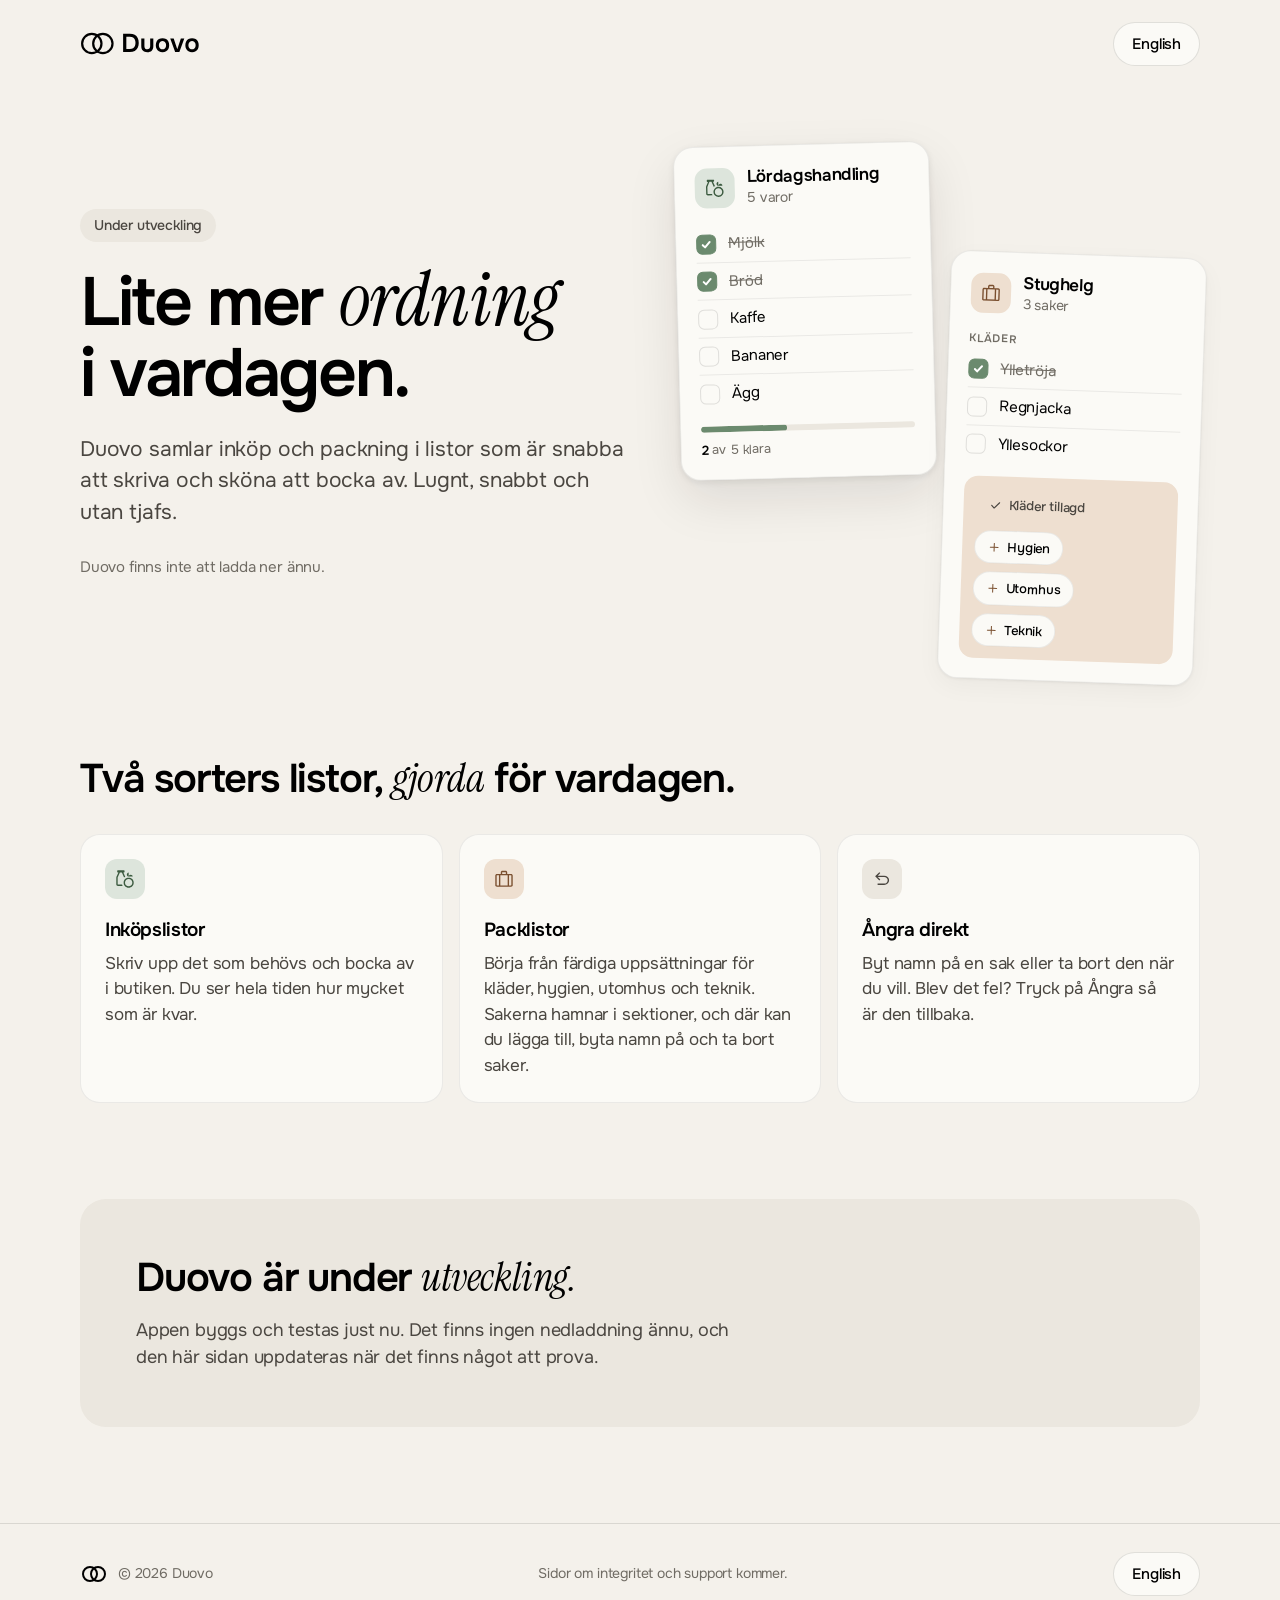
<file: docs/index.html>
<!doctype html>
<html lang="sv">
<head>
  <meta charset="utf-8">
  <meta name="viewport" content="width=device-width, initial-scale=1">
  <title>Duovo – listor för vardagen</title>
  <meta name="description" content="Duovo är en listapp för inköp och packning. Appen är under utveckling.">
  <meta name="theme-color" content="#F4F1EB" media="(prefers-color-scheme: light)">
  <meta name="theme-color" content="#13120E" media="(prefers-color-scheme: dark)">
  <link rel="alternate" hreflang="sv" href="https://duovo.app/">
  <link rel="alternate" hreflang="en" href="https://duovo.app/en/">
  <link rel="icon" href="assets/img/icon.svg" type="image/svg+xml">
  <link rel="preload" href="assets/fonts/Onest-Variable.ttf" as="font" type="font/ttf" crossorigin>
  <link rel="stylesheet" href="assets/site.css">
</head>
<body>
  <header class="site-header">
    <div class="wrap">
      <a class="logo" href="./" aria-label="Duovo"><svg aria-hidden="true" focusable="false" viewBox="0 0 149 41" fill="none" xmlns="http://www.w3.org/2000/svg">
<path d="M14.65 32.5C21.2774 32.5 26.65 27.1274 26.65 20.5C26.65 13.8726 21.2774 8.5 14.65 8.5C8.02261 8.5 2.65002 13.8726 2.65002 20.5C2.65002 27.1274 8.02261 32.5 14.65 32.5Z" stroke="currentColor" stroke-width="2.75"/>
<path d="M28.3643 32.5C34.9918 32.5 40.3643 27.1274 40.3643 20.5C40.3643 13.8726 34.9918 8.5 28.3643 8.5C21.7369 8.5 16.3643 13.8726 16.3643 20.5C16.3643 27.1274 21.7369 32.5 28.3643 32.5Z" stroke="currentColor" stroke-width="2.75"/>
<path d="M53.528 31V8.376H61.88C64.248 8.376 66.2533 8.83467 67.896 9.752C69.5387 10.648 70.7867 11.9493 71.64 13.656C72.5147 15.3413 72.952 17.368 72.952 19.736C72.952 22.0613 72.5253 24.0667 71.672 25.752C70.84 27.4373 69.6027 28.7387 67.96 29.656C66.3173 30.552 64.3013 31 61.912 31H53.528ZM57.528 27.352H61.816C63.5013 27.352 64.856 27.032 65.88 26.392C66.9253 25.7307 67.6827 24.8347 68.152 23.704C68.6427 22.552 68.888 21.2187 68.888 19.704C68.888 18.232 68.6533 16.92 68.184 15.768C67.7147 14.616 66.9573 13.7093 65.912 13.048C64.888 12.3653 63.5333 12.024 61.848 12.024H57.528V27.352ZM83.594 31.224C81.162 31.224 79.2953 30.5947 77.994 29.336C76.714 28.0773 76.074 26.1573 76.074 23.576V14.136H79.978V23.32C79.978 24.216 80.0953 24.9947 80.33 25.656C80.586 26.3173 80.9807 26.8293 81.514 27.192C82.0687 27.5333 82.762 27.704 83.594 27.704C84.49 27.704 85.194 27.5227 85.706 27.16C86.2393 26.776 86.6127 26.2533 86.826 25.592C87.0393 24.9307 87.146 24.1733 87.146 23.32V14.136H91.05V23.576C91.05 26.2213 90.3887 28.1627 89.066 29.4C87.7647 30.616 85.9407 31.224 83.594 31.224ZM102.475 31.224C100.747 31.224 99.2537 30.872 97.995 30.168C96.7577 29.464 95.7977 28.4613 95.115 27.16C94.4537 25.8587 94.123 24.3333 94.123 22.584C94.123 20.8133 94.4643 19.288 95.147 18.008C95.8297 16.7067 96.7897 15.6933 98.027 14.968C99.2643 14.2427 100.747 13.88 102.475 13.88C104.182 13.88 105.654 14.2427 106.891 14.968C108.128 15.6933 109.078 16.7173 109.739 18.04C110.4 19.3413 110.731 20.8773 110.731 22.648C110.731 24.376 110.4 25.8907 109.739 27.192C109.099 28.472 108.16 29.464 106.923 30.168C105.686 30.872 104.203 31.224 102.475 31.224ZM102.443 27.672C103.51 27.672 104.363 27.4373 105.003 26.968C105.664 26.4987 106.144 25.88 106.443 25.112C106.742 24.344 106.891 23.512 106.891 22.616C106.891 21.72 106.742 20.8773 106.443 20.088C106.144 19.2987 105.664 18.6693 105.003 18.2C104.363 17.7093 103.51 17.464 102.443 17.464C101.376 17.464 100.512 17.7093 99.851 18.2C99.1897 18.6693 98.7097 19.2987 98.411 20.088C98.1123 20.856 97.963 21.6987 97.963 22.616C97.963 23.512 98.1123 24.3547 98.411 25.144C98.731 25.912 99.211 26.5307 99.851 27C100.512 27.448 101.376 27.672 102.443 27.672ZM118.145 31L112.033 14.136H116.353L120.801 27.672L125.217 14.136H129.505L123.393 31H118.145ZM139.163 31.224C137.435 31.224 135.941 30.872 134.683 30.168C133.445 29.464 132.485 28.4613 131.803 27.16C131.141 25.8587 130.811 24.3333 130.811 22.584C130.811 20.8133 131.152 19.288 131.835 18.008C132.517 16.7067 133.477 15.6933 134.715 14.968C135.952 14.2427 137.435 13.88 139.163 13.88C140.869 13.88 142.341 14.2427 143.579 14.968C144.816 15.6933 145.765 16.7173 146.427 18.04C147.088 19.3413 147.419 20.8773 147.419 22.648C147.419 24.376 147.088 25.8907 146.427 27.192C145.787 28.472 144.848 29.464 143.611 30.168C142.373 30.872 140.891 31.224 139.163 31.224ZM139.131 27.672C140.197 27.672 141.051 27.4373 141.691 26.968C142.352 26.4987 142.832 25.88 143.131 25.112C143.429 24.344 143.579 23.512 143.579 22.616C143.579 21.72 143.429 20.8773 143.131 20.088C142.832 19.2987 142.352 18.6693 141.691 18.2C141.051 17.7093 140.197 17.464 139.131 17.464C138.064 17.464 137.2 17.7093 136.539 18.2C135.877 18.6693 135.397 19.2987 135.099 20.088C134.8 20.856 134.651 21.6987 134.651 22.616C134.651 23.512 134.8 24.3547 135.099 25.144C135.419 25.912 135.899 26.5307 136.539 27C137.2 27.448 138.064 27.672 139.131 27.672Z" fill="currentColor"/>
</svg></a>
      <a class="lang" href="en/" hreflang="en" lang="en">English</a>
    </div>
  </header>

  <main>
    <section class="hero" aria-labelledby="hero-title">
      <div class="wrap">
        <div>
          <p class="status">Under utveckling</p>
          <h1 id="hero-title">Lite mer <span class="serif">ordning</span> i vardagen.</h1>
          <p class="lede">Duovo samlar inköp och packning i listor som är snabba att skriva och sköna att bocka av. Lugnt, snabbt och utan tjafs.</p>
          <p class="note">Duovo finns inte att ladda ner ännu.</p>
        </div>

        <figure class="cards" role="img" aria-label="Exempel på två listor i Duovo: en inköpslista där två av fem varor är klara och en packlista med uppsättningen Kläder.">
          <div class="card card--grocery" aria-hidden="true">
            <div class="card-head">
              <span class="tile tile--sage"><svg aria-hidden="true" focusable="false" viewBox="0 0 24 24" fill="none" xmlns="http://www.w3.org/2000/svg">
<path d="M16 21.5C14.4743 21.5 13.1763 20.9648 12.1058 19.8943C11.0353 18.8238 10.5 17.5257 10.5 16C10.5 14.4743 11.0353 13.1763 12.1058 12.1058C13.1763 11.0353 14.4743 10.5 16 10.5C17.5257 10.5 18.8238 11.0353 19.8943 12.1058C20.9648 13.1763 21.5 14.4743 21.5 16C21.5 17.5257 20.9648 18.8238 19.8943 19.8943C18.8238 20.9648 17.5257 21.5 16 21.5ZM16 20C17.1 20 18.0417 19.6083 18.825 18.825C19.6083 18.0417 20 17.1 20 16C20 14.9 19.6083 13.9583 18.825 13.175C18.0417 12.3917 17.1 12 16 12C14.9 12 13.9583 12.3917 13.175 13.175C12.3917 13.9583 12 14.9 12 16C12 17.1 12.3917 18.0417 13.175 18.825C13.9583 19.6083 14.9 20 16 20ZM4.30775 19.5C3.80258 19.5 3.375 19.325 3.025 18.975C2.675 18.625 2.5 18.1974 2.5 17.6923V10.4577C2.5 10.3244 2.51892 10.1814 2.55675 10.0288C2.59458 9.87625 2.6385 9.73333 2.6885 9.6L4.804 4.80775H4.327C4.07567 4.80775 3.87183 4.7295 3.7155 4.573C3.559 4.41667 3.48075 4.21283 3.48075 3.9615V3.34625C3.48075 3.09492 3.559 2.89108 3.7155 2.73475C3.87183 2.57825 4.07567 2.5 4.327 2.5H10.673C10.9243 2.5 11.1282 2.57825 11.2845 2.73475C11.441 2.89108 11.5192 3.09492 11.5192 3.34625V3.9615C11.5192 4.21283 11.441 4.41667 11.2845 4.573C11.1282 4.7295 10.9243 4.80775 10.673 4.80775H10.196L12.2692 9.53075C12.0422 9.65258 11.824 9.78592 11.6145 9.93075C11.4048 10.0756 11.2038 10.2391 11.0115 10.4212L8.5845 4.80775H6.4155L4 10.3712V17.6923C4 17.7821 4.02883 17.8558 4.0865 17.9135C4.14417 17.9712 4.21792 18 4.30775 18H8.76925C8.83342 18.2667 8.91867 18.5276 9.025 18.7828C9.1315 19.0378 9.25583 19.2768 9.398 19.5H4.30775ZM16 9.30775C15.4347 9.25008 14.96 9.01325 14.576 8.59725C14.192 8.18108 14 7.68075 14 7.09625C14 6.51158 14.192 6.01125 14.576 5.59525C14.96 5.17925 15.4347 4.94242 16 4.88475V9.30775C16.0577 8.74242 16.2945 8.26775 16.7105 7.88375C17.1265 7.49975 17.6268 7.30775 18.2115 7.30775C18.7962 7.30775 19.2965 7.49975 19.7125 7.88375C20.1285 8.26775 20.3653 8.74242 20.423 9.30775H16Z" fill="currentColor"/>
</svg></span>
              <div><div class="card-title">Lördagshandling</div><div class="card-sub">5 varor</div></div>
            </div>
            <ul class="items">
              <li class="is-done"><span class="box"><svg aria-hidden="true" focusable="false" viewBox="0 0 12 12"><path d="M2.5 6.5 L4.8 8.8 L9.5 3.5" fill="none" stroke="currentColor" stroke-width="2" stroke-linecap="round" stroke-linejoin="round"/></svg></span><span class="label">Mjölk</span></li>
              <li class="is-done"><span class="box"><svg aria-hidden="true" focusable="false" viewBox="0 0 12 12"><path d="M2.5 6.5 L4.8 8.8 L9.5 3.5" fill="none" stroke="currentColor" stroke-width="2" stroke-linecap="round" stroke-linejoin="round"/></svg></span><span class="label">Bröd</span></li>
              <li><span class="box"></span><span class="label">Kaffe</span></li>
              <li><span class="box"></span><span class="label">Bananer</span></li>
              <li><span class="box"></span><span class="label">Ägg</span></li>
            </ul>
            <div class="progress">
              <div class="progress-bar"><span style="width: 40%"></span></div>
              <div class="progress-text"><strong>2</strong> av 5 klara</div>
            </div>
          </div>
          <div class="card card--packing" aria-hidden="true">
            <div class="card-head">
              <span class="tile tile--clay"><svg aria-hidden="true" focusable="false" viewBox="0 0 24 24" fill="none" xmlns="http://www.w3.org/2000/svg">
<path d="M4.30775 20.5C3.80908 20.5 3.38308 20.3234 3.02975 19.9703C2.67658 19.6169 2.5 19.1909 2.5 18.6923V8.30775C2.5 7.80908 2.67658 7.38308 3.02975 7.02975C3.38308 6.67658 3.80908 6.5 4.30775 6.5H8.5V4.80775C8.5 4.30908 8.67658 3.88317 9.02975 3.53C9.38308 3.17667 9.80908 3 10.3078 3H13.6923C14.1909 3 14.6169 3.17667 14.9703 3.53C15.3234 3.88317 15.5 4.30908 15.5 4.80775V6.5H19.6923C20.1909 6.5 20.6169 6.67658 20.9703 7.02975C21.3234 7.38308 21.5 7.80908 21.5 8.30775V18.6923C21.5 19.1909 21.3234 19.6169 20.9703 19.9703C20.6169 20.3234 20.1909 20.5 19.6923 20.5H4.30775ZM10 6.5H14V4.80775C14 4.73075 13.9679 4.66025 13.9038 4.59625C13.8398 4.53208 13.7692 4.5 13.6923 4.5H10.3078C10.2308 4.5 10.1603 4.53208 10.0963 4.59625C10.0321 4.66025 10 4.73075 10 4.80775V6.5ZM6.5 8H4.30775C4.23075 8 4.16025 8.03208 4.09625 8.09625C4.03208 8.16025 4 8.23075 4 8.30775V18.6923C4 18.7692 4.03208 18.8398 4.09625 18.9038C4.16025 18.9679 4.23075 19 4.30775 19H6.5V8ZM16 19V8H8V19H16ZM17.5 8V19H19.6923C19.7693 19 19.8398 18.9679 19.9038 18.9038C19.9679 18.8398 20 18.7692 20 18.6923V8.30775C20 8.23075 19.9679 8.16025 19.9038 8.09625C19.8398 8.03208 19.7693 8 19.6923 8H17.5Z" fill="currentColor"/>
</svg></span>
              <div><div class="card-title">Stughelg</div><div class="card-sub">3 saker</div></div>
            </div>
            <div class="section-label">Kläder</div>
            <ul class="items">
              <li class="is-done"><span class="box"><svg aria-hidden="true" focusable="false" viewBox="0 0 12 12"><path d="M2.5 6.5 L4.8 8.8 L9.5 3.5" fill="none" stroke="currentColor" stroke-width="2" stroke-linecap="round" stroke-linejoin="round"/></svg></span><span class="label">Ylletröja</span></li>
              <li><span class="box"></span><span class="label">Regnjacka</span></li>
              <li><span class="box"></span><span class="label">Yllesockor</span></li>
            </ul>
            <div class="chips">
              <span class="chip chip--added"><svg aria-hidden="true" focusable="false" viewBox="0 0 24 24" fill="none" xmlns="http://www.w3.org/2000/svg">
<path d="M9.54999 15.15L18.025 6.675C18.225 6.475 18.4583 6.375 18.725 6.375C18.9917 6.375 19.225 6.475 19.425 6.675C19.625 6.875 19.725 7.1125 19.725 7.3875C19.725 7.6625 19.625 7.9 19.425 8.1L10.25 17.3C10.05 17.5 9.81666 17.6 9.54999 17.6C9.28333 17.6 9.04999 17.5 8.84999 17.3L4.54999 13C4.34999 12.8 4.25416 12.5625 4.26249 12.2875C4.27083 12.0125 4.37499 11.775 4.57499 11.575C4.77499 11.375 5.01249 11.275 5.28749 11.275C5.56249 11.275 5.79999 11.375 5.99999 11.575L9.54999 15.15Z" fill="currentColor"/>
</svg>Kläder tillagd</span>
              <span class="chip"><svg aria-hidden="true" focusable="false" viewBox="0 0 24 24" fill="none" xmlns="http://www.w3.org/2000/svg">
<path d="M11.1346 12.8654H5.36538C5.12019 12.8654 4.91471 12.7824 4.74894 12.6164C4.58298 12.4505 4.5 12.2449 4.5 11.9997C4.5 11.7543 4.58298 11.5488 4.74894 11.3833C4.91471 11.2175 5.12019 11.1346 5.36538 11.1346H11.1346V5.36538C11.1346 5.12019 11.2176 4.91471 11.3836 4.74894C11.5495 4.58298 11.7551 4.5 12.0003 4.5C12.2457 4.5 12.4512 4.58298 12.6167 4.74894C12.7825 4.91471 12.8654 5.12019 12.8654 5.36538V11.1346H18.6346C18.8798 11.1346 19.0853 11.2176 19.2511 11.3836C19.417 11.5495 19.5 11.7551 19.5 12.0003C19.5 12.2457 19.417 12.4512 19.2511 12.6167C19.0853 12.7825 18.8798 12.8654 18.6346 12.8654H12.8654V18.6346C12.8654 18.8798 12.7824 19.0853 12.6164 19.2511C12.4505 19.417 12.2449 19.5 11.9997 19.5C11.7543 19.5 11.5488 19.417 11.3833 19.2511C11.2175 19.0853 11.1346 18.8798 11.1346 18.6346V12.8654Z" fill="currentColor"/>
</svg>Hygien</span>
              <span class="chip"><svg aria-hidden="true" focusable="false" viewBox="0 0 24 24" fill="none" xmlns="http://www.w3.org/2000/svg">
<path d="M11.1346 12.8654H5.36538C5.12019 12.8654 4.91471 12.7824 4.74894 12.6164C4.58298 12.4505 4.5 12.2449 4.5 11.9997C4.5 11.7543 4.58298 11.5488 4.74894 11.3833C4.91471 11.2175 5.12019 11.1346 5.36538 11.1346H11.1346V5.36538C11.1346 5.12019 11.2176 4.91471 11.3836 4.74894C11.5495 4.58298 11.7551 4.5 12.0003 4.5C12.2457 4.5 12.4512 4.58298 12.6167 4.74894C12.7825 4.91471 12.8654 5.12019 12.8654 5.36538V11.1346H18.6346C18.8798 11.1346 19.0853 11.2176 19.2511 11.3836C19.417 11.5495 19.5 11.7551 19.5 12.0003C19.5 12.2457 19.417 12.4512 19.2511 12.6167C19.0853 12.7825 18.8798 12.8654 18.6346 12.8654H12.8654V18.6346C12.8654 18.8798 12.7824 19.0853 12.6164 19.2511C12.4505 19.417 12.2449 19.5 11.9997 19.5C11.7543 19.5 11.5488 19.417 11.3833 19.2511C11.2175 19.0853 11.1346 18.8798 11.1346 18.6346V12.8654Z" fill="currentColor"/>
</svg>Utomhus</span>
              <span class="chip"><svg aria-hidden="true" focusable="false" viewBox="0 0 24 24" fill="none" xmlns="http://www.w3.org/2000/svg">
<path d="M11.1346 12.8654H5.36538C5.12019 12.8654 4.91471 12.7824 4.74894 12.6164C4.58298 12.4505 4.5 12.2449 4.5 11.9997C4.5 11.7543 4.58298 11.5488 4.74894 11.3833C4.91471 11.2175 5.12019 11.1346 5.36538 11.1346H11.1346V5.36538C11.1346 5.12019 11.2176 4.91471 11.3836 4.74894C11.5495 4.58298 11.7551 4.5 12.0003 4.5C12.2457 4.5 12.4512 4.58298 12.6167 4.74894C12.7825 4.91471 12.8654 5.12019 12.8654 5.36538V11.1346H18.6346C18.8798 11.1346 19.0853 11.2176 19.2511 11.3836C19.417 11.5495 19.5 11.7551 19.5 12.0003C19.5 12.2457 19.417 12.4512 19.2511 12.6167C19.0853 12.7825 18.8798 12.8654 18.6346 12.8654H12.8654V18.6346C12.8654 18.8798 12.7824 19.0853 12.6164 19.2511C12.4505 19.417 12.2449 19.5 11.9997 19.5C11.7543 19.5 11.5488 19.417 11.3833 19.2511C11.2175 19.0853 11.1346 18.8798 11.1346 18.6346V12.8654Z" fill="currentColor"/>
</svg>Teknik</span>
            </div>
          </div>
        </figure>
      </div>
    </section>

    <section class="features" aria-labelledby="features-title">
      <div class="wrap">
        <h2 id="features-title">Två sorters listor, <span class="serif">gjorda</span> för vardagen.</h2>
        <ul class="feature-grid">
        <li class="feature">
          <span class="tile tile--sage"><svg aria-hidden="true" focusable="false" viewBox="0 0 24 24" fill="none" xmlns="http://www.w3.org/2000/svg">
<path d="M16 21.5C14.4743 21.5 13.1763 20.9648 12.1058 19.8943C11.0353 18.8238 10.5 17.5257 10.5 16C10.5 14.4743 11.0353 13.1763 12.1058 12.1058C13.1763 11.0353 14.4743 10.5 16 10.5C17.5257 10.5 18.8238 11.0353 19.8943 12.1058C20.9648 13.1763 21.5 14.4743 21.5 16C21.5 17.5257 20.9648 18.8238 19.8943 19.8943C18.8238 20.9648 17.5257 21.5 16 21.5ZM16 20C17.1 20 18.0417 19.6083 18.825 18.825C19.6083 18.0417 20 17.1 20 16C20 14.9 19.6083 13.9583 18.825 13.175C18.0417 12.3917 17.1 12 16 12C14.9 12 13.9583 12.3917 13.175 13.175C12.3917 13.9583 12 14.9 12 16C12 17.1 12.3917 18.0417 13.175 18.825C13.9583 19.6083 14.9 20 16 20ZM4.30775 19.5C3.80258 19.5 3.375 19.325 3.025 18.975C2.675 18.625 2.5 18.1974 2.5 17.6923V10.4577C2.5 10.3244 2.51892 10.1814 2.55675 10.0288C2.59458 9.87625 2.6385 9.73333 2.6885 9.6L4.804 4.80775H4.327C4.07567 4.80775 3.87183 4.7295 3.7155 4.573C3.559 4.41667 3.48075 4.21283 3.48075 3.9615V3.34625C3.48075 3.09492 3.559 2.89108 3.7155 2.73475C3.87183 2.57825 4.07567 2.5 4.327 2.5H10.673C10.9243 2.5 11.1282 2.57825 11.2845 2.73475C11.441 2.89108 11.5192 3.09492 11.5192 3.34625V3.9615C11.5192 4.21283 11.441 4.41667 11.2845 4.573C11.1282 4.7295 10.9243 4.80775 10.673 4.80775H10.196L12.2692 9.53075C12.0422 9.65258 11.824 9.78592 11.6145 9.93075C11.4048 10.0756 11.2038 10.2391 11.0115 10.4212L8.5845 4.80775H6.4155L4 10.3712V17.6923C4 17.7821 4.02883 17.8558 4.0865 17.9135C4.14417 17.9712 4.21792 18 4.30775 18H8.76925C8.83342 18.2667 8.91867 18.5276 9.025 18.7828C9.1315 19.0378 9.25583 19.2768 9.398 19.5H4.30775ZM16 9.30775C15.4347 9.25008 14.96 9.01325 14.576 8.59725C14.192 8.18108 14 7.68075 14 7.09625C14 6.51158 14.192 6.01125 14.576 5.59525C14.96 5.17925 15.4347 4.94242 16 4.88475V9.30775C16.0577 8.74242 16.2945 8.26775 16.7105 7.88375C17.1265 7.49975 17.6268 7.30775 18.2115 7.30775C18.7962 7.30775 19.2965 7.49975 19.7125 7.88375C20.1285 8.26775 20.3653 8.74242 20.423 9.30775H16Z" fill="currentColor"/>
</svg></span>
          <h3>Inköpslistor</h3>
          <p>Skriv upp det som behövs och bocka av i butiken. Du ser hela tiden hur mycket som är kvar.</p>
        </li>
        <li class="feature">
          <span class="tile tile--clay"><svg aria-hidden="true" focusable="false" viewBox="0 0 24 24" fill="none" xmlns="http://www.w3.org/2000/svg">
<path d="M4.30775 20.5C3.80908 20.5 3.38308 20.3234 3.02975 19.9703C2.67658 19.6169 2.5 19.1909 2.5 18.6923V8.30775C2.5 7.80908 2.67658 7.38308 3.02975 7.02975C3.38308 6.67658 3.80908 6.5 4.30775 6.5H8.5V4.80775C8.5 4.30908 8.67658 3.88317 9.02975 3.53C9.38308 3.17667 9.80908 3 10.3078 3H13.6923C14.1909 3 14.6169 3.17667 14.9703 3.53C15.3234 3.88317 15.5 4.30908 15.5 4.80775V6.5H19.6923C20.1909 6.5 20.6169 6.67658 20.9703 7.02975C21.3234 7.38308 21.5 7.80908 21.5 8.30775V18.6923C21.5 19.1909 21.3234 19.6169 20.9703 19.9703C20.6169 20.3234 20.1909 20.5 19.6923 20.5H4.30775ZM10 6.5H14V4.80775C14 4.73075 13.9679 4.66025 13.9038 4.59625C13.8398 4.53208 13.7692 4.5 13.6923 4.5H10.3078C10.2308 4.5 10.1603 4.53208 10.0963 4.59625C10.0321 4.66025 10 4.73075 10 4.80775V6.5ZM6.5 8H4.30775C4.23075 8 4.16025 8.03208 4.09625 8.09625C4.03208 8.16025 4 8.23075 4 8.30775V18.6923C4 18.7692 4.03208 18.8398 4.09625 18.9038C4.16025 18.9679 4.23075 19 4.30775 19H6.5V8ZM16 19V8H8V19H16ZM17.5 8V19H19.6923C19.7693 19 19.8398 18.9679 19.9038 18.9038C19.9679 18.8398 20 18.7692 20 18.6923V8.30775C20 8.23075 19.9679 8.16025 19.9038 8.09625C19.8398 8.03208 19.7693 8 19.6923 8H17.5Z" fill="currentColor"/>
</svg></span>
          <h3>Packlistor</h3>
          <p>Börja från färdiga uppsättningar för kläder, hygien, utomhus och teknik. Sakerna hamnar i sektioner, och där kan du lägga till, byta namn på och ta bort saker.</p>
        </li>
        <li class="feature">
          <span class="tile tile--ink"><svg aria-hidden="true" focusable="false" viewBox="0 0 24 24" fill="none" xmlns="http://www.w3.org/2000/svg">
<path d="M7.202 18.5V17H14.3788C15.4224 17 16.3205 16.6554 17.073 15.9663C17.8257 15.2773 18.202 14.4263 18.202 13.4135C18.202 12.4007 17.8257 11.5512 17.073 10.8652C16.3205 10.1794 15.4224 9.8365 14.3788 9.8365H7.35775L10.1402 12.6193L9.0865 13.673L4.5 9.0865L9.0865 4.5L10.1402 5.55375L7.35775 8.3365H14.3788C15.8416 8.3365 17.0945 8.82467 18.1375 9.801C19.1805 10.7773 19.702 11.9815 19.702 13.4135C19.702 14.8455 19.1805 16.0513 18.1375 17.0308C17.0945 18.0103 15.8416 18.5 14.3788 18.5H7.202Z" fill="currentColor"/>
</svg></span>
          <h3>Ångra direkt</h3>
          <p>Byt namn på en sak eller ta bort den när du vill. Blev det fel? Tryck på Ångra så är den tillbaka.</p>
        </li>
        </ul>
      </div>
    </section>

    <section class="status-block" aria-labelledby="status-title">
      <div class="wrap">
        <div class="status-card">
          <h2 id="status-title">Duovo är under <span class="serif">utveckling.</span></h2>
          <p>Appen byggs och testas just nu. Det finns ingen nedladdning ännu, och den här sidan uppdateras när det finns något att prova.</p>
        </div>
      </div>
    </section>
  </main>

  <footer class="site-footer">
    <div class="wrap">
      <div class="footer-brand"><svg aria-hidden="true" focusable="false" class="symbol" viewBox="0 0 28 28" fill="none" xmlns="http://www.w3.org/2000/svg">
<path d="M10 21C13.866 21 17 17.866 17 14C17 10.134 13.866 7 10 7C6.13401 7 3 10.134 3 14C3 17.866 6.13401 21 10 21Z" stroke="currentColor" stroke-width="2"/>
<path d="M18 21C21.866 21 25 17.866 25 14C25 10.134 21.866 7 18 7C14.134 7 11 10.134 11 14C11 17.866 14.134 21 18 21Z" stroke="currentColor" stroke-width="2"/>
</svg><p>© 2026 Duovo</p></div>
      <p>Sidor om integritet och support kommer.</p>
      <a class="lang" href="en/" hreflang="en" lang="en">English</a>
    </div>
  </footer>
</body>
</html>
</file>
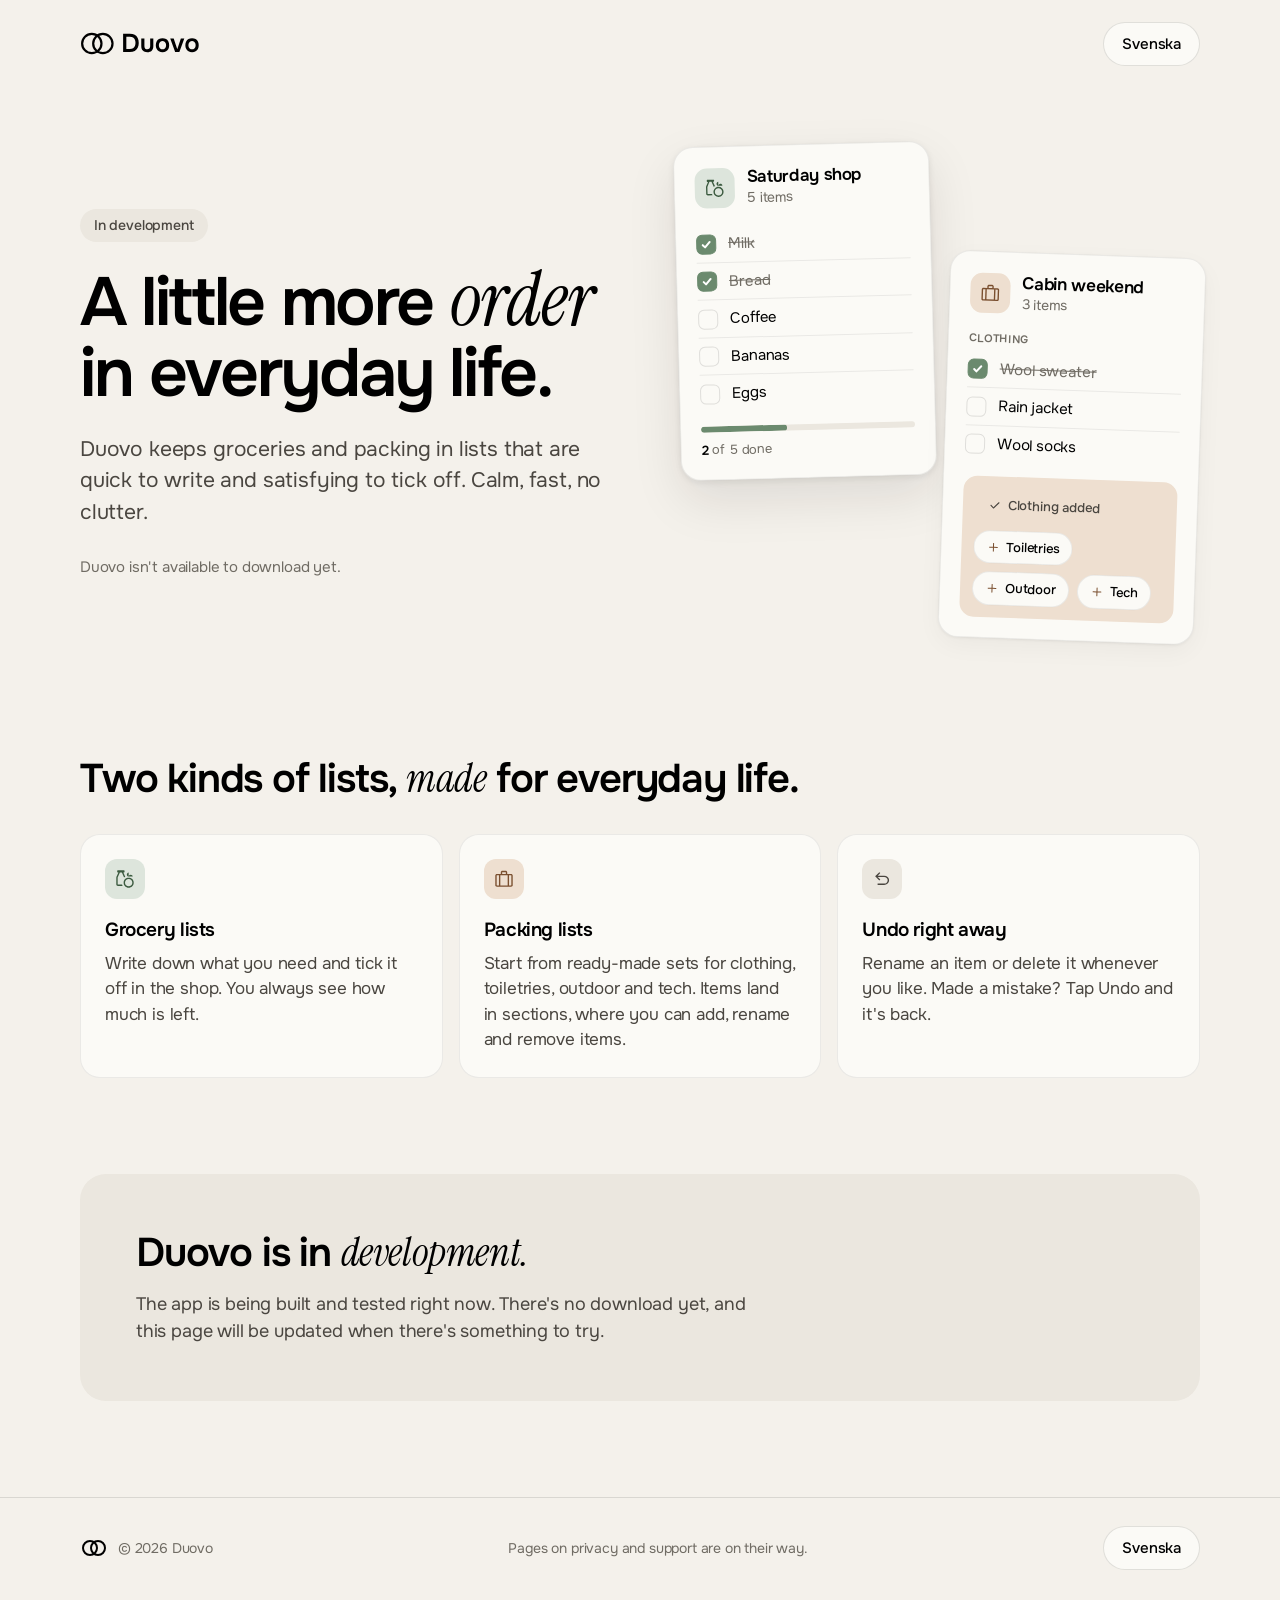
<file: docs/en/index.html>
<!doctype html>
<html lang="en">
<head>
  <meta charset="utf-8">
  <meta name="viewport" content="width=device-width, initial-scale=1">
  <title>Duovo – lists for everyday life</title>
  <meta name="description" content="Duovo is a list app for groceries and packing. The app is in development.">
  <meta name="theme-color" content="#F4F1EB" media="(prefers-color-scheme: light)">
  <meta name="theme-color" content="#13120E" media="(prefers-color-scheme: dark)">
  <link rel="alternate" hreflang="sv" href="https://duovo.app/">
  <link rel="alternate" hreflang="en" href="https://duovo.app/en/">
  <link rel="icon" href="../assets/img/icon.svg" type="image/svg+xml">
  <link rel="preload" href="../assets/fonts/Onest-Variable.ttf" as="font" type="font/ttf" crossorigin>
  <link rel="stylesheet" href="../assets/site.css">
</head>
<body>
  <header class="site-header">
    <div class="wrap">
      <a class="logo" href="../en/" aria-label="Duovo"><svg aria-hidden="true" focusable="false" viewBox="0 0 149 41" fill="none" xmlns="http://www.w3.org/2000/svg">
<path d="M14.65 32.5C21.2774 32.5 26.65 27.1274 26.65 20.5C26.65 13.8726 21.2774 8.5 14.65 8.5C8.02261 8.5 2.65002 13.8726 2.65002 20.5C2.65002 27.1274 8.02261 32.5 14.65 32.5Z" stroke="currentColor" stroke-width="2.75"/>
<path d="M28.3643 32.5C34.9918 32.5 40.3643 27.1274 40.3643 20.5C40.3643 13.8726 34.9918 8.5 28.3643 8.5C21.7369 8.5 16.3643 13.8726 16.3643 20.5C16.3643 27.1274 21.7369 32.5 28.3643 32.5Z" stroke="currentColor" stroke-width="2.75"/>
<path d="M53.528 31V8.376H61.88C64.248 8.376 66.2533 8.83467 67.896 9.752C69.5387 10.648 70.7867 11.9493 71.64 13.656C72.5147 15.3413 72.952 17.368 72.952 19.736C72.952 22.0613 72.5253 24.0667 71.672 25.752C70.84 27.4373 69.6027 28.7387 67.96 29.656C66.3173 30.552 64.3013 31 61.912 31H53.528ZM57.528 27.352H61.816C63.5013 27.352 64.856 27.032 65.88 26.392C66.9253 25.7307 67.6827 24.8347 68.152 23.704C68.6427 22.552 68.888 21.2187 68.888 19.704C68.888 18.232 68.6533 16.92 68.184 15.768C67.7147 14.616 66.9573 13.7093 65.912 13.048C64.888 12.3653 63.5333 12.024 61.848 12.024H57.528V27.352ZM83.594 31.224C81.162 31.224 79.2953 30.5947 77.994 29.336C76.714 28.0773 76.074 26.1573 76.074 23.576V14.136H79.978V23.32C79.978 24.216 80.0953 24.9947 80.33 25.656C80.586 26.3173 80.9807 26.8293 81.514 27.192C82.0687 27.5333 82.762 27.704 83.594 27.704C84.49 27.704 85.194 27.5227 85.706 27.16C86.2393 26.776 86.6127 26.2533 86.826 25.592C87.0393 24.9307 87.146 24.1733 87.146 23.32V14.136H91.05V23.576C91.05 26.2213 90.3887 28.1627 89.066 29.4C87.7647 30.616 85.9407 31.224 83.594 31.224ZM102.475 31.224C100.747 31.224 99.2537 30.872 97.995 30.168C96.7577 29.464 95.7977 28.4613 95.115 27.16C94.4537 25.8587 94.123 24.3333 94.123 22.584C94.123 20.8133 94.4643 19.288 95.147 18.008C95.8297 16.7067 96.7897 15.6933 98.027 14.968C99.2643 14.2427 100.747 13.88 102.475 13.88C104.182 13.88 105.654 14.2427 106.891 14.968C108.128 15.6933 109.078 16.7173 109.739 18.04C110.4 19.3413 110.731 20.8773 110.731 22.648C110.731 24.376 110.4 25.8907 109.739 27.192C109.099 28.472 108.16 29.464 106.923 30.168C105.686 30.872 104.203 31.224 102.475 31.224ZM102.443 27.672C103.51 27.672 104.363 27.4373 105.003 26.968C105.664 26.4987 106.144 25.88 106.443 25.112C106.742 24.344 106.891 23.512 106.891 22.616C106.891 21.72 106.742 20.8773 106.443 20.088C106.144 19.2987 105.664 18.6693 105.003 18.2C104.363 17.7093 103.51 17.464 102.443 17.464C101.376 17.464 100.512 17.7093 99.851 18.2C99.1897 18.6693 98.7097 19.2987 98.411 20.088C98.1123 20.856 97.963 21.6987 97.963 22.616C97.963 23.512 98.1123 24.3547 98.411 25.144C98.731 25.912 99.211 26.5307 99.851 27C100.512 27.448 101.376 27.672 102.443 27.672ZM118.145 31L112.033 14.136H116.353L120.801 27.672L125.217 14.136H129.505L123.393 31H118.145ZM139.163 31.224C137.435 31.224 135.941 30.872 134.683 30.168C133.445 29.464 132.485 28.4613 131.803 27.16C131.141 25.8587 130.811 24.3333 130.811 22.584C130.811 20.8133 131.152 19.288 131.835 18.008C132.517 16.7067 133.477 15.6933 134.715 14.968C135.952 14.2427 137.435 13.88 139.163 13.88C140.869 13.88 142.341 14.2427 143.579 14.968C144.816 15.6933 145.765 16.7173 146.427 18.04C147.088 19.3413 147.419 20.8773 147.419 22.648C147.419 24.376 147.088 25.8907 146.427 27.192C145.787 28.472 144.848 29.464 143.611 30.168C142.373 30.872 140.891 31.224 139.163 31.224ZM139.131 27.672C140.197 27.672 141.051 27.4373 141.691 26.968C142.352 26.4987 142.832 25.88 143.131 25.112C143.429 24.344 143.579 23.512 143.579 22.616C143.579 21.72 143.429 20.8773 143.131 20.088C142.832 19.2987 142.352 18.6693 141.691 18.2C141.051 17.7093 140.197 17.464 139.131 17.464C138.064 17.464 137.2 17.7093 136.539 18.2C135.877 18.6693 135.397 19.2987 135.099 20.088C134.8 20.856 134.651 21.6987 134.651 22.616C134.651 23.512 134.8 24.3547 135.099 25.144C135.419 25.912 135.899 26.5307 136.539 27C137.2 27.448 138.064 27.672 139.131 27.672Z" fill="currentColor"/>
</svg></a>
      <a class="lang" href="../" hreflang="sv" lang="sv">Svenska</a>
    </div>
  </header>

  <main>
    <section class="hero" aria-labelledby="hero-title">
      <div class="wrap">
        <div>
          <p class="status">In development</p>
          <h1 id="hero-title">A little more <span class="serif">order</span> in everyday life.</h1>
          <p class="lede">Duovo keeps groceries and packing in lists that are quick to write and satisfying to tick off. Calm, fast, no clutter.</p>
          <p class="note">Duovo isn't available to download yet.</p>
        </div>

        <figure class="cards" role="img" aria-label="Two example lists in Duovo: a grocery list with two of five items done, and a packing list with the Clothing set.">
          <div class="card card--grocery" aria-hidden="true">
            <div class="card-head">
              <span class="tile tile--sage"><svg aria-hidden="true" focusable="false" viewBox="0 0 24 24" fill="none" xmlns="http://www.w3.org/2000/svg">
<path d="M16 21.5C14.4743 21.5 13.1763 20.9648 12.1058 19.8943C11.0353 18.8238 10.5 17.5257 10.5 16C10.5 14.4743 11.0353 13.1763 12.1058 12.1058C13.1763 11.0353 14.4743 10.5 16 10.5C17.5257 10.5 18.8238 11.0353 19.8943 12.1058C20.9648 13.1763 21.5 14.4743 21.5 16C21.5 17.5257 20.9648 18.8238 19.8943 19.8943C18.8238 20.9648 17.5257 21.5 16 21.5ZM16 20C17.1 20 18.0417 19.6083 18.825 18.825C19.6083 18.0417 20 17.1 20 16C20 14.9 19.6083 13.9583 18.825 13.175C18.0417 12.3917 17.1 12 16 12C14.9 12 13.9583 12.3917 13.175 13.175C12.3917 13.9583 12 14.9 12 16C12 17.1 12.3917 18.0417 13.175 18.825C13.9583 19.6083 14.9 20 16 20ZM4.30775 19.5C3.80258 19.5 3.375 19.325 3.025 18.975C2.675 18.625 2.5 18.1974 2.5 17.6923V10.4577C2.5 10.3244 2.51892 10.1814 2.55675 10.0288C2.59458 9.87625 2.6385 9.73333 2.6885 9.6L4.804 4.80775H4.327C4.07567 4.80775 3.87183 4.7295 3.7155 4.573C3.559 4.41667 3.48075 4.21283 3.48075 3.9615V3.34625C3.48075 3.09492 3.559 2.89108 3.7155 2.73475C3.87183 2.57825 4.07567 2.5 4.327 2.5H10.673C10.9243 2.5 11.1282 2.57825 11.2845 2.73475C11.441 2.89108 11.5192 3.09492 11.5192 3.34625V3.9615C11.5192 4.21283 11.441 4.41667 11.2845 4.573C11.1282 4.7295 10.9243 4.80775 10.673 4.80775H10.196L12.2692 9.53075C12.0422 9.65258 11.824 9.78592 11.6145 9.93075C11.4048 10.0756 11.2038 10.2391 11.0115 10.4212L8.5845 4.80775H6.4155L4 10.3712V17.6923C4 17.7821 4.02883 17.8558 4.0865 17.9135C4.14417 17.9712 4.21792 18 4.30775 18H8.76925C8.83342 18.2667 8.91867 18.5276 9.025 18.7828C9.1315 19.0378 9.25583 19.2768 9.398 19.5H4.30775ZM16 9.30775C15.4347 9.25008 14.96 9.01325 14.576 8.59725C14.192 8.18108 14 7.68075 14 7.09625C14 6.51158 14.192 6.01125 14.576 5.59525C14.96 5.17925 15.4347 4.94242 16 4.88475V9.30775C16.0577 8.74242 16.2945 8.26775 16.7105 7.88375C17.1265 7.49975 17.6268 7.30775 18.2115 7.30775C18.7962 7.30775 19.2965 7.49975 19.7125 7.88375C20.1285 8.26775 20.3653 8.74242 20.423 9.30775H16Z" fill="currentColor"/>
</svg></span>
              <div><div class="card-title">Saturday shop</div><div class="card-sub">5 items</div></div>
            </div>
            <ul class="items">
              <li class="is-done"><span class="box"><svg aria-hidden="true" focusable="false" viewBox="0 0 12 12"><path d="M2.5 6.5 L4.8 8.8 L9.5 3.5" fill="none" stroke="currentColor" stroke-width="2" stroke-linecap="round" stroke-linejoin="round"/></svg></span><span class="label">Milk</span></li>
              <li class="is-done"><span class="box"><svg aria-hidden="true" focusable="false" viewBox="0 0 12 12"><path d="M2.5 6.5 L4.8 8.8 L9.5 3.5" fill="none" stroke="currentColor" stroke-width="2" stroke-linecap="round" stroke-linejoin="round"/></svg></span><span class="label">Bread</span></li>
              <li><span class="box"></span><span class="label">Coffee</span></li>
              <li><span class="box"></span><span class="label">Bananas</span></li>
              <li><span class="box"></span><span class="label">Eggs</span></li>
            </ul>
            <div class="progress">
              <div class="progress-bar"><span style="width: 40%"></span></div>
              <div class="progress-text"><strong>2</strong> of 5 done</div>
            </div>
          </div>
          <div class="card card--packing" aria-hidden="true">
            <div class="card-head">
              <span class="tile tile--clay"><svg aria-hidden="true" focusable="false" viewBox="0 0 24 24" fill="none" xmlns="http://www.w3.org/2000/svg">
<path d="M4.30775 20.5C3.80908 20.5 3.38308 20.3234 3.02975 19.9703C2.67658 19.6169 2.5 19.1909 2.5 18.6923V8.30775C2.5 7.80908 2.67658 7.38308 3.02975 7.02975C3.38308 6.67658 3.80908 6.5 4.30775 6.5H8.5V4.80775C8.5 4.30908 8.67658 3.88317 9.02975 3.53C9.38308 3.17667 9.80908 3 10.3078 3H13.6923C14.1909 3 14.6169 3.17667 14.9703 3.53C15.3234 3.88317 15.5 4.30908 15.5 4.80775V6.5H19.6923C20.1909 6.5 20.6169 6.67658 20.9703 7.02975C21.3234 7.38308 21.5 7.80908 21.5 8.30775V18.6923C21.5 19.1909 21.3234 19.6169 20.9703 19.9703C20.6169 20.3234 20.1909 20.5 19.6923 20.5H4.30775ZM10 6.5H14V4.80775C14 4.73075 13.9679 4.66025 13.9038 4.59625C13.8398 4.53208 13.7692 4.5 13.6923 4.5H10.3078C10.2308 4.5 10.1603 4.53208 10.0963 4.59625C10.0321 4.66025 10 4.73075 10 4.80775V6.5ZM6.5 8H4.30775C4.23075 8 4.16025 8.03208 4.09625 8.09625C4.03208 8.16025 4 8.23075 4 8.30775V18.6923C4 18.7692 4.03208 18.8398 4.09625 18.9038C4.16025 18.9679 4.23075 19 4.30775 19H6.5V8ZM16 19V8H8V19H16ZM17.5 8V19H19.6923C19.7693 19 19.8398 18.9679 19.9038 18.9038C19.9679 18.8398 20 18.7692 20 18.6923V8.30775C20 8.23075 19.9679 8.16025 19.9038 8.09625C19.8398 8.03208 19.7693 8 19.6923 8H17.5Z" fill="currentColor"/>
</svg></span>
              <div><div class="card-title">Cabin weekend</div><div class="card-sub">3 items</div></div>
            </div>
            <div class="section-label">Clothing</div>
            <ul class="items">
              <li class="is-done"><span class="box"><svg aria-hidden="true" focusable="false" viewBox="0 0 12 12"><path d="M2.5 6.5 L4.8 8.8 L9.5 3.5" fill="none" stroke="currentColor" stroke-width="2" stroke-linecap="round" stroke-linejoin="round"/></svg></span><span class="label">Wool sweater</span></li>
              <li><span class="box"></span><span class="label">Rain jacket</span></li>
              <li><span class="box"></span><span class="label">Wool socks</span></li>
            </ul>
            <div class="chips">
              <span class="chip chip--added"><svg aria-hidden="true" focusable="false" viewBox="0 0 24 24" fill="none" xmlns="http://www.w3.org/2000/svg">
<path d="M9.54999 15.15L18.025 6.675C18.225 6.475 18.4583 6.375 18.725 6.375C18.9917 6.375 19.225 6.475 19.425 6.675C19.625 6.875 19.725 7.1125 19.725 7.3875C19.725 7.6625 19.625 7.9 19.425 8.1L10.25 17.3C10.05 17.5 9.81666 17.6 9.54999 17.6C9.28333 17.6 9.04999 17.5 8.84999 17.3L4.54999 13C4.34999 12.8 4.25416 12.5625 4.26249 12.2875C4.27083 12.0125 4.37499 11.775 4.57499 11.575C4.77499 11.375 5.01249 11.275 5.28749 11.275C5.56249 11.275 5.79999 11.375 5.99999 11.575L9.54999 15.15Z" fill="currentColor"/>
</svg>Clothing added</span>
              <span class="chip"><svg aria-hidden="true" focusable="false" viewBox="0 0 24 24" fill="none" xmlns="http://www.w3.org/2000/svg">
<path d="M11.1346 12.8654H5.36538C5.12019 12.8654 4.91471 12.7824 4.74894 12.6164C4.58298 12.4505 4.5 12.2449 4.5 11.9997C4.5 11.7543 4.58298 11.5488 4.74894 11.3833C4.91471 11.2175 5.12019 11.1346 5.36538 11.1346H11.1346V5.36538C11.1346 5.12019 11.2176 4.91471 11.3836 4.74894C11.5495 4.58298 11.7551 4.5 12.0003 4.5C12.2457 4.5 12.4512 4.58298 12.6167 4.74894C12.7825 4.91471 12.8654 5.12019 12.8654 5.36538V11.1346H18.6346C18.8798 11.1346 19.0853 11.2176 19.2511 11.3836C19.417 11.5495 19.5 11.7551 19.5 12.0003C19.5 12.2457 19.417 12.4512 19.2511 12.6167C19.0853 12.7825 18.8798 12.8654 18.6346 12.8654H12.8654V18.6346C12.8654 18.8798 12.7824 19.0853 12.6164 19.2511C12.4505 19.417 12.2449 19.5 11.9997 19.5C11.7543 19.5 11.5488 19.417 11.3833 19.2511C11.2175 19.0853 11.1346 18.8798 11.1346 18.6346V12.8654Z" fill="currentColor"/>
</svg>Toiletries</span>
              <span class="chip"><svg aria-hidden="true" focusable="false" viewBox="0 0 24 24" fill="none" xmlns="http://www.w3.org/2000/svg">
<path d="M11.1346 12.8654H5.36538C5.12019 12.8654 4.91471 12.7824 4.74894 12.6164C4.58298 12.4505 4.5 12.2449 4.5 11.9997C4.5 11.7543 4.58298 11.5488 4.74894 11.3833C4.91471 11.2175 5.12019 11.1346 5.36538 11.1346H11.1346V5.36538C11.1346 5.12019 11.2176 4.91471 11.3836 4.74894C11.5495 4.58298 11.7551 4.5 12.0003 4.5C12.2457 4.5 12.4512 4.58298 12.6167 4.74894C12.7825 4.91471 12.8654 5.12019 12.8654 5.36538V11.1346H18.6346C18.8798 11.1346 19.0853 11.2176 19.2511 11.3836C19.417 11.5495 19.5 11.7551 19.5 12.0003C19.5 12.2457 19.417 12.4512 19.2511 12.6167C19.0853 12.7825 18.8798 12.8654 18.6346 12.8654H12.8654V18.6346C12.8654 18.8798 12.7824 19.0853 12.6164 19.2511C12.4505 19.417 12.2449 19.5 11.9997 19.5C11.7543 19.5 11.5488 19.417 11.3833 19.2511C11.2175 19.0853 11.1346 18.8798 11.1346 18.6346V12.8654Z" fill="currentColor"/>
</svg>Outdoor</span>
              <span class="chip"><svg aria-hidden="true" focusable="false" viewBox="0 0 24 24" fill="none" xmlns="http://www.w3.org/2000/svg">
<path d="M11.1346 12.8654H5.36538C5.12019 12.8654 4.91471 12.7824 4.74894 12.6164C4.58298 12.4505 4.5 12.2449 4.5 11.9997C4.5 11.7543 4.58298 11.5488 4.74894 11.3833C4.91471 11.2175 5.12019 11.1346 5.36538 11.1346H11.1346V5.36538C11.1346 5.12019 11.2176 4.91471 11.3836 4.74894C11.5495 4.58298 11.7551 4.5 12.0003 4.5C12.2457 4.5 12.4512 4.58298 12.6167 4.74894C12.7825 4.91471 12.8654 5.12019 12.8654 5.36538V11.1346H18.6346C18.8798 11.1346 19.0853 11.2176 19.2511 11.3836C19.417 11.5495 19.5 11.7551 19.5 12.0003C19.5 12.2457 19.417 12.4512 19.2511 12.6167C19.0853 12.7825 18.8798 12.8654 18.6346 12.8654H12.8654V18.6346C12.8654 18.8798 12.7824 19.0853 12.6164 19.2511C12.4505 19.417 12.2449 19.5 11.9997 19.5C11.7543 19.5 11.5488 19.417 11.3833 19.2511C11.2175 19.0853 11.1346 18.8798 11.1346 18.6346V12.8654Z" fill="currentColor"/>
</svg>Tech</span>
            </div>
          </div>
        </figure>
      </div>
    </section>

    <section class="features" aria-labelledby="features-title">
      <div class="wrap">
        <h2 id="features-title">Two kinds of lists, <span class="serif">made</span> for everyday life.</h2>
        <ul class="feature-grid">
        <li class="feature">
          <span class="tile tile--sage"><svg aria-hidden="true" focusable="false" viewBox="0 0 24 24" fill="none" xmlns="http://www.w3.org/2000/svg">
<path d="M16 21.5C14.4743 21.5 13.1763 20.9648 12.1058 19.8943C11.0353 18.8238 10.5 17.5257 10.5 16C10.5 14.4743 11.0353 13.1763 12.1058 12.1058C13.1763 11.0353 14.4743 10.5 16 10.5C17.5257 10.5 18.8238 11.0353 19.8943 12.1058C20.9648 13.1763 21.5 14.4743 21.5 16C21.5 17.5257 20.9648 18.8238 19.8943 19.8943C18.8238 20.9648 17.5257 21.5 16 21.5ZM16 20C17.1 20 18.0417 19.6083 18.825 18.825C19.6083 18.0417 20 17.1 20 16C20 14.9 19.6083 13.9583 18.825 13.175C18.0417 12.3917 17.1 12 16 12C14.9 12 13.9583 12.3917 13.175 13.175C12.3917 13.9583 12 14.9 12 16C12 17.1 12.3917 18.0417 13.175 18.825C13.9583 19.6083 14.9 20 16 20ZM4.30775 19.5C3.80258 19.5 3.375 19.325 3.025 18.975C2.675 18.625 2.5 18.1974 2.5 17.6923V10.4577C2.5 10.3244 2.51892 10.1814 2.55675 10.0288C2.59458 9.87625 2.6385 9.73333 2.6885 9.6L4.804 4.80775H4.327C4.07567 4.80775 3.87183 4.7295 3.7155 4.573C3.559 4.41667 3.48075 4.21283 3.48075 3.9615V3.34625C3.48075 3.09492 3.559 2.89108 3.7155 2.73475C3.87183 2.57825 4.07567 2.5 4.327 2.5H10.673C10.9243 2.5 11.1282 2.57825 11.2845 2.73475C11.441 2.89108 11.5192 3.09492 11.5192 3.34625V3.9615C11.5192 4.21283 11.441 4.41667 11.2845 4.573C11.1282 4.7295 10.9243 4.80775 10.673 4.80775H10.196L12.2692 9.53075C12.0422 9.65258 11.824 9.78592 11.6145 9.93075C11.4048 10.0756 11.2038 10.2391 11.0115 10.4212L8.5845 4.80775H6.4155L4 10.3712V17.6923C4 17.7821 4.02883 17.8558 4.0865 17.9135C4.14417 17.9712 4.21792 18 4.30775 18H8.76925C8.83342 18.2667 8.91867 18.5276 9.025 18.7828C9.1315 19.0378 9.25583 19.2768 9.398 19.5H4.30775ZM16 9.30775C15.4347 9.25008 14.96 9.01325 14.576 8.59725C14.192 8.18108 14 7.68075 14 7.09625C14 6.51158 14.192 6.01125 14.576 5.59525C14.96 5.17925 15.4347 4.94242 16 4.88475V9.30775C16.0577 8.74242 16.2945 8.26775 16.7105 7.88375C17.1265 7.49975 17.6268 7.30775 18.2115 7.30775C18.7962 7.30775 19.2965 7.49975 19.7125 7.88375C20.1285 8.26775 20.3653 8.74242 20.423 9.30775H16Z" fill="currentColor"/>
</svg></span>
          <h3>Grocery lists</h3>
          <p>Write down what you need and tick it off in the shop. You always see how much is left.</p>
        </li>
        <li class="feature">
          <span class="tile tile--clay"><svg aria-hidden="true" focusable="false" viewBox="0 0 24 24" fill="none" xmlns="http://www.w3.org/2000/svg">
<path d="M4.30775 20.5C3.80908 20.5 3.38308 20.3234 3.02975 19.9703C2.67658 19.6169 2.5 19.1909 2.5 18.6923V8.30775C2.5 7.80908 2.67658 7.38308 3.02975 7.02975C3.38308 6.67658 3.80908 6.5 4.30775 6.5H8.5V4.80775C8.5 4.30908 8.67658 3.88317 9.02975 3.53C9.38308 3.17667 9.80908 3 10.3078 3H13.6923C14.1909 3 14.6169 3.17667 14.9703 3.53C15.3234 3.88317 15.5 4.30908 15.5 4.80775V6.5H19.6923C20.1909 6.5 20.6169 6.67658 20.9703 7.02975C21.3234 7.38308 21.5 7.80908 21.5 8.30775V18.6923C21.5 19.1909 21.3234 19.6169 20.9703 19.9703C20.6169 20.3234 20.1909 20.5 19.6923 20.5H4.30775ZM10 6.5H14V4.80775C14 4.73075 13.9679 4.66025 13.9038 4.59625C13.8398 4.53208 13.7692 4.5 13.6923 4.5H10.3078C10.2308 4.5 10.1603 4.53208 10.0963 4.59625C10.0321 4.66025 10 4.73075 10 4.80775V6.5ZM6.5 8H4.30775C4.23075 8 4.16025 8.03208 4.09625 8.09625C4.03208 8.16025 4 8.23075 4 8.30775V18.6923C4 18.7692 4.03208 18.8398 4.09625 18.9038C4.16025 18.9679 4.23075 19 4.30775 19H6.5V8ZM16 19V8H8V19H16ZM17.5 8V19H19.6923C19.7693 19 19.8398 18.9679 19.9038 18.9038C19.9679 18.8398 20 18.7692 20 18.6923V8.30775C20 8.23075 19.9679 8.16025 19.9038 8.09625C19.8398 8.03208 19.7693 8 19.6923 8H17.5Z" fill="currentColor"/>
</svg></span>
          <h3>Packing lists</h3>
          <p>Start from ready-made sets for clothing, toiletries, outdoor and tech. Items land in sections, where you can add, rename and remove items.</p>
        </li>
        <li class="feature">
          <span class="tile tile--ink"><svg aria-hidden="true" focusable="false" viewBox="0 0 24 24" fill="none" xmlns="http://www.w3.org/2000/svg">
<path d="M7.202 18.5V17H14.3788C15.4224 17 16.3205 16.6554 17.073 15.9663C17.8257 15.2773 18.202 14.4263 18.202 13.4135C18.202 12.4007 17.8257 11.5512 17.073 10.8652C16.3205 10.1794 15.4224 9.8365 14.3788 9.8365H7.35775L10.1402 12.6193L9.0865 13.673L4.5 9.0865L9.0865 4.5L10.1402 5.55375L7.35775 8.3365H14.3788C15.8416 8.3365 17.0945 8.82467 18.1375 9.801C19.1805 10.7773 19.702 11.9815 19.702 13.4135C19.702 14.8455 19.1805 16.0513 18.1375 17.0308C17.0945 18.0103 15.8416 18.5 14.3788 18.5H7.202Z" fill="currentColor"/>
</svg></span>
          <h3>Undo right away</h3>
          <p>Rename an item or delete it whenever you like. Made a mistake? Tap Undo and it's back.</p>
        </li>
        </ul>
      </div>
    </section>

    <section class="status-block" aria-labelledby="status-title">
      <div class="wrap">
        <div class="status-card">
          <h2 id="status-title">Duovo is in <span class="serif">development.</span></h2>
          <p>The app is being built and tested right now. There's no download yet, and this page will be updated when there's something to try.</p>
        </div>
      </div>
    </section>
  </main>

  <footer class="site-footer">
    <div class="wrap">
      <div class="footer-brand"><svg aria-hidden="true" focusable="false" class="symbol" viewBox="0 0 28 28" fill="none" xmlns="http://www.w3.org/2000/svg">
<path d="M10 21C13.866 21 17 17.866 17 14C17 10.134 13.866 7 10 7C6.13401 7 3 10.134 3 14C3 17.866 6.13401 21 10 21Z" stroke="currentColor" stroke-width="2"/>
<path d="M18 21C21.866 21 25 17.866 25 14C25 10.134 21.866 7 18 7C14.134 7 11 10.134 11 14C11 17.866 14.134 21 18 21Z" stroke="currentColor" stroke-width="2"/>
</svg><p>© 2026 Duovo</p></div>
      <p>Pages on privacy and support are on their way.</p>
      <a class="lang" href="../" hreflang="sv" lang="sv">Svenska</a>
    </div>
  </footer>
</body>
</html>
</file>
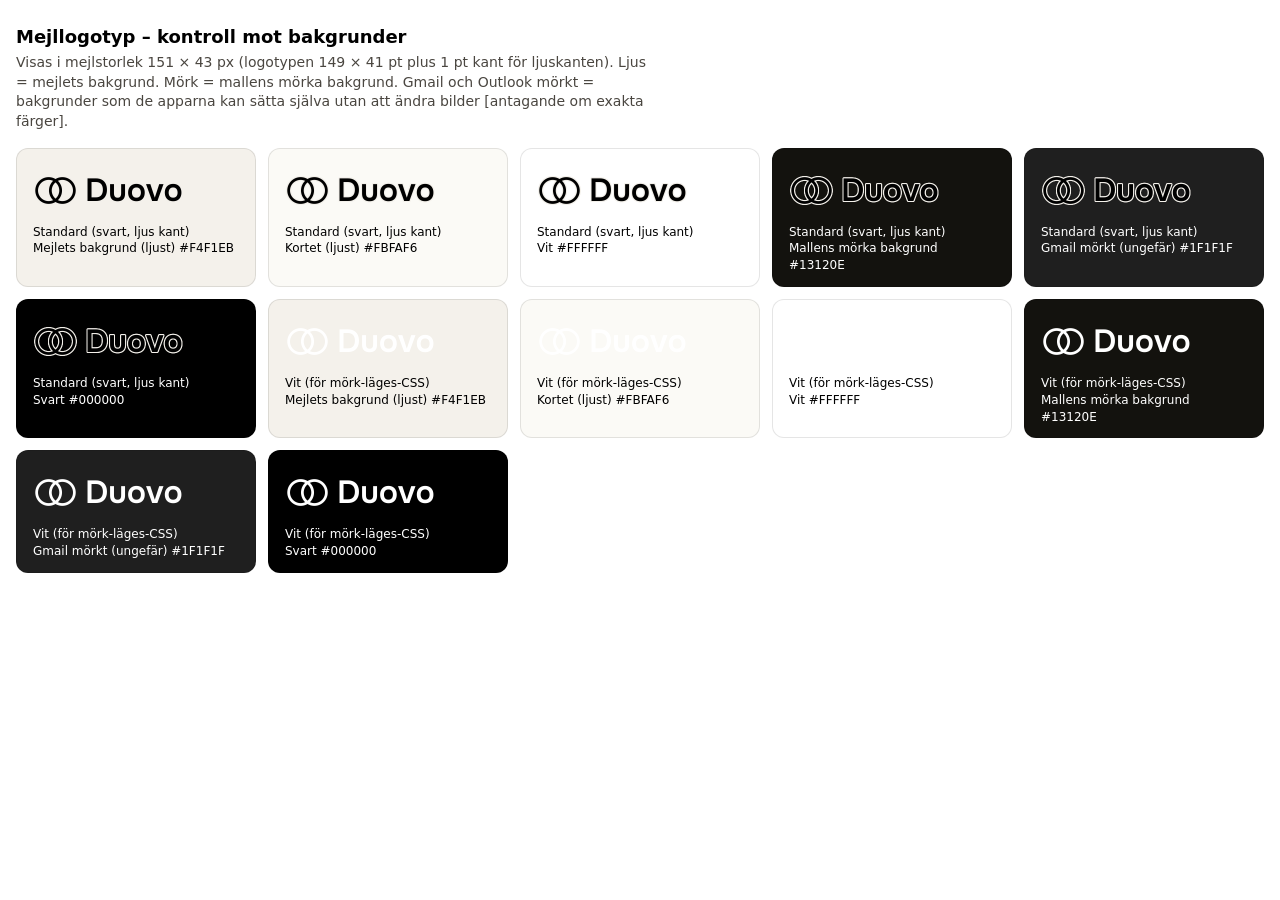
<file: tools/email-logo-preview.html>
<!doctype html>
<html lang="sv">
<head>
<meta charset="utf-8">
<meta name="viewport" content="width=device-width, initial-scale=1">
<title>Mejllogotyp – kontroll</title>
<style>
  body { margin: 0; padding: 24px 16px; font: 14px/1.4 -apple-system, system-ui, sans-serif; background: #FFFFFF; color: #000; }
  h1 { font-size: 18px; margin: 0 0 4px; }
  p { margin: 0 0 16px; color: #4A4640; max-width: 46em; }
  .grid { display: grid; grid-template-columns: repeat(auto-fill, minmax(220px, 1fr)); gap: 12px; }
  .cell { border-radius: 12px; padding: 20px 16px 12px; border: 1px solid rgba(0,0,0,0.1); }
  .cell img { display: block; width: 151px; height: 43px; }
  .cell small { display: block; margin-top: 12px; font-size: 12px; }
  .zoom img { width: 302px; height: 86px; }
</style>
</head>
<body>
  <h1>Mejllogotyp – kontroll mot bakgrunder</h1>
  <p>Visas i mejlstorlek 151 × 43 px (logotypen 149 × 41 pt plus 1 pt kant för ljuskanten). Ljus = mejlets bakgrund. Mörk = mallens mörka bakgrund. Gmail och Outlook mörkt = bakgrunder som de apparna kan sätta själva utan att ändra bilder [antagande om exakta färger].</p>
  <div class="grid" id="grid"></div>
<script>
  const bgs = [
    ["#F4F1EB", "Mejlets bakgrund (ljust)", "#000"],
    ["#FBFAF6", "Kortet (ljust)", "#000"],
    ["#FFFFFF", "Vit", "#000"],
    ["#13120E", "Mallens mörka bakgrund", "#fff"],
    ["#1F1F1F", "Gmail mörkt (ungefär)", "#fff"],
    ["#000000", "Svart", "#fff"],
  ];
  const files = [["duovo-logotype@2x.png", "Standard (svart, ljus kant)"], ["duovo-logotype-white@2x.png", "Vit (för mörk-läges-CSS)"]];
  const grid = document.getElementById("grid");
  for (const [file, label] of files) for (const [bg, name, fg] of bgs) {
    const c = document.createElement("div");
    c.className = "cell"; c.style.background = bg; c.style.color = fg;
    c.innerHTML = `<img src="../assets/email/${file}" alt="Duovo"><small>${label}<br>${name} ${bg}</small>`;
    grid.append(c);
  }
</script>
</body>
</html>
</file>
<file: docs/assets/site.css>
/* Duovo · webbplats
   Färger, typsnitt och former från appens designsystem (App/Duovo/DESIGN_SYSTEM.md).
   Ljust läge = Figma-paletten; mörkt läge = appens mörka värden. */

@font-face {
  font-family: "Onest";
  src: url("fonts/Onest-Variable.ttf") format("truetype");
  font-weight: 400 600;
  font-style: normal;
  font-display: swap;
}

@font-face {
  font-family: "Instrument Serif";
  src: url("fonts/InstrumentSerif-Italic.ttf") format("truetype");
  font-weight: 400;
  font-style: italic;
  font-display: swap;
}

:root {
  color-scheme: light dark;

  --bg: #F4F1EB;
  --bg-2: #EBE7DF;
  --surface: #FBFAF6;
  --line: rgba(26, 24, 21, 0.07);
  --line-2: rgba(26, 24, 21, 0.12);
  --ink: #000000;
  --ink-2: #4A4640;
  --secondary-text: #706C64;
  --on-ink: #FFFFFF;

  --sage: #6B8A6E;
  --sage-ink: #3B5A3F;
  --sage-soft: #DDE5DC;
  --clay-icon: #7A4F2F;
  --clay-soft: #EEDFD0;
  --progress-track: #EBE7DF;
  --tick: #FFFFFF;
  --warning: #C7986B;
  --warning-soft: #F0E3CF;

  --shadow-2: 0 1px 3px rgba(26, 24, 21, 0.05), 0 8px 24px rgba(26, 24, 21, 0.04);
  --shadow-3: 0 2px 6px rgba(26, 24, 21, 0.08), 0 20px 50px rgba(26, 24, 21, 0.10);

  --font-ui: "Onest", -apple-system, BlinkMacSystemFont, system-ui, sans-serif;
  --font-display: "Instrument Serif", "Iowan Old Style", Georgia, serif;

  --gutter: clamp(16px, 5vw, 48px);
  --max: 1120px;
}

@media (prefers-color-scheme: dark) {
  :root {
    --bg: #13120E;
    --bg-2: #1A1914;
    --surface: #1E1C17;
    --line: rgba(242, 238, 229, 0.07);
    --line-2: rgba(242, 238, 229, 0.12);
    --ink: #FFFFFF;
    --ink-2: #B8B0A1;
    --secondary-text: #8B8576;
    --on-ink: #000000;

    --sage: #86A589;
    --sage-ink: #C8DCC9;
    --sage-soft: #293329;
    --clay-icon: #E8D4C5;
    --clay-soft: #3A2B1F;
    --progress-track: #373530;
    --tick: #000000;
    --warning-soft: #352A1B;

    --shadow-2: 0 1px 3px rgba(0, 0, 0, 0.30), 0 8px 24px rgba(0, 0, 0, 0.25);
    --shadow-3: 0 2px 6px rgba(0, 0, 0, 0.35), 0 20px 50px rgba(0, 0, 0, 0.40);
  }
}

*, *::before, *::after { box-sizing: border-box; }

html { -webkit-text-size-adjust: 100%; }

body {
  margin: 0;
  background: var(--bg);
  color: var(--ink);
  font-family: var(--font-ui);
  font-size: 1.0625rem;
  line-height: 1.5;
  letter-spacing: -0.01em;
  -webkit-font-smoothing: antialiased;
  overflow-x: hidden;
}

a { color: inherit; }

a:focus-visible {
  outline: 2px solid var(--ink);
  outline-offset: 3px;
  border-radius: 6px;
}

.wrap {
  width: 100%;
  max-width: calc(var(--max) + 2 * var(--gutter));
  margin: 0 auto;
  padding: 0 var(--gutter);
}

.serif {
  font-family: var(--font-display);
  font-style: italic;
  font-weight: 400;
  letter-spacing: -0.01em;
}

/* ── Sidhuvud ─────────────────────────────── */

.site-header .wrap {
  display: flex;
  align-items: center;
  justify-content: space-between;
  gap: 16px;
  min-height: 88px;
}

.logo { display: inline-flex; align-items: center; min-height: 44px; color: var(--ink); text-decoration: none; }
.logo svg { width: 120px; height: auto; display: block; }

.lang {
  display: inline-flex;
  align-items: center;
  min-height: 44px;
  padding: 0 18px;
  border-radius: 999px;
  background: var(--surface);
  border: 1px solid var(--line-2);
  color: var(--ink);
  font-size: 0.9375rem;
  font-weight: 500;
  text-decoration: none;
}
.lang:hover { background: var(--bg-2); }

/* ── Hero ─────────────────────────────────── */

.hero .wrap {
  display: grid;
  grid-template-columns: minmax(0, 1fr);
  gap: 56px;
  padding-top: 32px;
  padding-bottom: 72px;
}

@media (min-width: 900px) {
  .hero .wrap {
    grid-template-columns: minmax(0, 1.05fr) minmax(0, 1fr);
    align-items: center;
    gap: 48px;
    padding-top: 56px;
    padding-bottom: 112px;
  }
}

.status {
  display: inline-flex;
  align-items: center;
  gap: 8px;
  margin: 0 0 24px;
  padding: 6px 14px;
  border-radius: 999px;
  background: var(--bg-2);
  color: var(--ink-2);
  font-size: 0.875rem;
  font-weight: 500;
}

h1 {
  margin: 0;
  font-size: clamp(2.5rem, 7vw, 4.25rem);
  line-height: 1.04;
  letter-spacing: -0.035em;
  font-weight: 600;
  text-wrap: balance;
}
h1 .serif { font-size: 1.12em; line-height: 0.9; }

.lede {
  margin: 24px 0 0;
  max-width: 30em;
  color: var(--ink-2);
  font-size: clamp(1.125rem, 2.2vw, 1.3125rem);
  line-height: 1.5;
}

.note {
  margin: 28px 0 0;
  color: var(--secondary-text);
  font-size: 0.9375rem;
}

/* ── Illustration: två listkort ritade som i appen ── */

.cards {
  position: relative;
  margin: 0;
  min-height: 500px;
  max-width: 600px;
  width: 100%;
  justify-self: center;
}

.card {
  position: absolute;
  width: 49%;
  background: var(--surface);
  border: 1px solid var(--line);
  border-radius: 20px;
  box-shadow: var(--shadow-2);
  padding: 20px;
}

.card--packing {
  top: 110px;
  right: 0;
  transform: rotate(2deg);
}

.card--grocery {
  left: 0;
  top: 0;
  transform: rotate(-1.5deg);
  box-shadow: var(--shadow-3);
}

.card-head { display: flex; align-items: center; gap: 12px; margin-bottom: 16px; }

.tile {
  flex: none;
  width: 40px;
  height: 40px;
  border-radius: 12px;
  display: grid;
  place-items: center;
}
.tile svg { width: 22px; height: 22px; }
.tile--sage { background: var(--sage-soft); color: var(--sage-ink); }
.tile--clay { background: var(--clay-soft); color: var(--clay-icon); }

.card-title { font-size: 1.0625rem; font-weight: 600; letter-spacing: -0.02em; line-height: 1.25; }
.card-sub { font-size: 0.875rem; color: var(--secondary-text); }

.items { list-style: none; margin: 0; padding: 0; }
.items li {
  display: flex;
  align-items: center;
  gap: 12px;
  padding: 7px 0;
  font-size: 0.9375rem;
}
.items li + li { border-top: 1px solid var(--line); }

.box {
  flex: none;
  width: 20px;
  height: 20px;
  border-radius: 6px;
  border: 1.5px solid var(--line-2);
  display: grid;
  place-items: center;
}
.box svg { width: 12px; height: 12px; }
.is-done .box { background: var(--sage); border-color: var(--sage); color: var(--tick); }
.is-done .label { color: var(--secondary-text); text-decoration: line-through; }

.progress { margin-top: 14px; }
.progress-bar { height: 6px; border-radius: 999px; background: var(--progress-track); overflow: hidden; }
.progress-bar span { display: block; height: 100%; border-radius: inherit; background: var(--sage); }
.progress-text { margin-top: 8px; font-size: 0.8125rem; color: var(--secondary-text); }
.progress-text strong { color: var(--ink); font-weight: 600; }

.section-label {
  margin: 2px 0 4px;
  font-size: 0.6875rem;
  font-weight: 600;
  letter-spacing: 0.06em;
  text-transform: uppercase;
  color: var(--secondary-text);
}

.chips { display: flex; flex-wrap: wrap; gap: 8px; margin-top: 14px; padding: 12px; border-radius: 14px; background: var(--clay-soft); }
.chip {
  display: inline-flex;
  align-items: center;
  gap: 6px;
  padding: 6px 12px;
  border-radius: 999px;
  background: var(--surface);
  border: 1px solid var(--line);
  font-size: 0.8125rem;
  font-weight: 500;
}
.chip svg { width: 14px; height: 14px; color: var(--clay-icon); }
.chip--added { background: transparent; border-color: transparent; color: var(--ink-2); }
.chip--added svg { color: var(--ink-2); }

/* Smalt: korten i flödet, lätt överlappande, så att båda listorna syns. */
@media (max-width: 640px) {
  .cards { min-height: 0; max-width: 420px; }
  .card { position: relative; top: auto; width: 88%; padding: 16px; }
  .card--packing { margin: 16px 0 0 auto; }
}

/* ── Funktioner ───────────────────────────── */

.features { padding: 0 0 96px; }

.features h2, .status-block h2 {
  margin: 0 0 32px;
  font-size: clamp(1.75rem, 4vw, 2.5rem);
  line-height: 1.12;
  letter-spacing: -0.03em;
  font-weight: 600;
  text-wrap: balance;
}

.feature-grid {
  display: grid;
  grid-template-columns: minmax(0, 1fr);
  gap: 16px;
  list-style: none;
  margin: 0;
  padding: 0;
}
@media (min-width: 760px) {
  .feature-grid { grid-template-columns: repeat(3, minmax(0, 1fr)); }
}

.feature {
  background: var(--surface);
  border: 1px solid var(--line);
  border-radius: 20px;
  padding: 24px;
}
.feature .tile { margin-bottom: 20px; }
.tile--ink { background: var(--bg-2); color: var(--ink-2); }
.feature h3 { margin: 0 0 8px; font-size: 1.1875rem; line-height: 1.25; letter-spacing: -0.02em; font-weight: 600; }
.feature p { margin: 0; color: var(--ink-2); }

/* ── Status ───────────────────────────────── */

.status-block { padding: 0 0 96px; }
.status-card {
  border-radius: 26px;
  background: var(--bg-2);
  padding: clamp(28px, 6vw, 56px);
}
.status-card h2 { margin-bottom: 16px; }
.status-card p { margin: 0; max-width: 34em; color: var(--ink-2); font-size: 1.125rem; }

/* ── Sidfot ───────────────────────────────── */

.site-footer { border-top: 1px solid var(--line-2); }
.site-footer .wrap {
  display: flex;
  flex-wrap: wrap;
  align-items: center;
  justify-content: space-between;
  gap: 12px 24px;
  padding-top: 28px;
  padding-bottom: 40px;
  color: var(--secondary-text);
  font-size: 0.875rem;
}
.site-footer p { margin: 0; }
.site-footer .symbol { width: 28px; height: 28px; color: var(--ink); display: block; }
.footer-brand { display: flex; align-items: center; gap: 10px; }

.footer-nav { display: flex; gap: 4px 20px; flex-wrap: wrap; }
.footer-nav a {
  display: inline-flex;
  align-items: center;
  min-height: 44px;
  color: var(--ink-2);
  text-decoration: underline;
  text-decoration-color: var(--line-2);
  text-underline-offset: 3px;
}
.footer-nav a:hover { color: var(--ink); }
.footer-nav a[aria-current="page"] { color: var(--ink); text-decoration-color: currentColor; }

/* ── Textsidor (integritet, support) ──────── */

.prose .wrap { max-width: calc(720px + 2 * var(--gutter)); padding-top: 24px; padding-bottom: 96px; }
.prose h1 { font-size: clamp(2.25rem, 6vw, 3.25rem); }
.prose .lede { margin: 16px 0 40px; }
.prose section { margin-top: 36px; }
.prose h2 { margin: 0 0 12px; font-size: 1.375rem; line-height: 1.25; letter-spacing: -0.02em; font-weight: 600; }
.prose h3 { margin: 0 0 6px; font-size: 1.0625rem; letter-spacing: -0.015em; font-weight: 600; }
.prose p, .prose li { color: var(--ink-2); }
.prose p { margin: 0 0 12px; }
.prose ul { margin: 0 0 12px; padding-left: 1.25em; }
.prose li { margin-bottom: 8px; }
.prose li strong, .prose p strong { color: var(--ink); font-weight: 600; }
.prose a { text-underline-offset: 3px; }
.prose .updated { margin-top: 48px; color: var(--secondary-text); font-size: 0.9375rem; }

.contact-card {
  background: var(--surface);
  border: 1px solid var(--line);
  border-radius: 20px;
  padding: 24px;
}
.contact-card p { margin: 0; }

.faq-item { padding: 16px 0; border-top: 1px solid var(--line-2); }
.faq-item:first-of-type { border-top: 0; padding-top: 0; }
.faq-item p { margin: 0; }

/* ── Utkastmarkeringar (visas bara i utkast, se build.py) ── */

.draft-banner {
  padding: 10px var(--gutter);
  background: var(--warning-soft);
  color: var(--ink);
  font-size: 0.875rem;
  text-align: center;
}

mark.todo {
  background: var(--warning-soft);
  color: var(--ink);
  border-bottom: 2px dashed var(--warning);
  border-radius: 4px;
  padding: 1px 6px;
  font-weight: 500;
  -webkit-box-decoration-break: clone;
  box-decoration-break: clone;
}
mark.todo::before { content: "⚑ "; }

/* Hel passage som är skriven men måste anpassas eller verifieras före publicering. */
.cond {
  background: var(--warning-soft);
  color: var(--ink);
  border-left: 3px solid var(--warning);
  border-radius: 4px;
  padding: 1px 6px;
  -webkit-box-decoration-break: clone;
  box-decoration-break: clone;
}
.cond strong { color: var(--ink); }
.cond-label { font-weight: 600; }
.cond-label::before { content: "⚑ "; }
</file>
